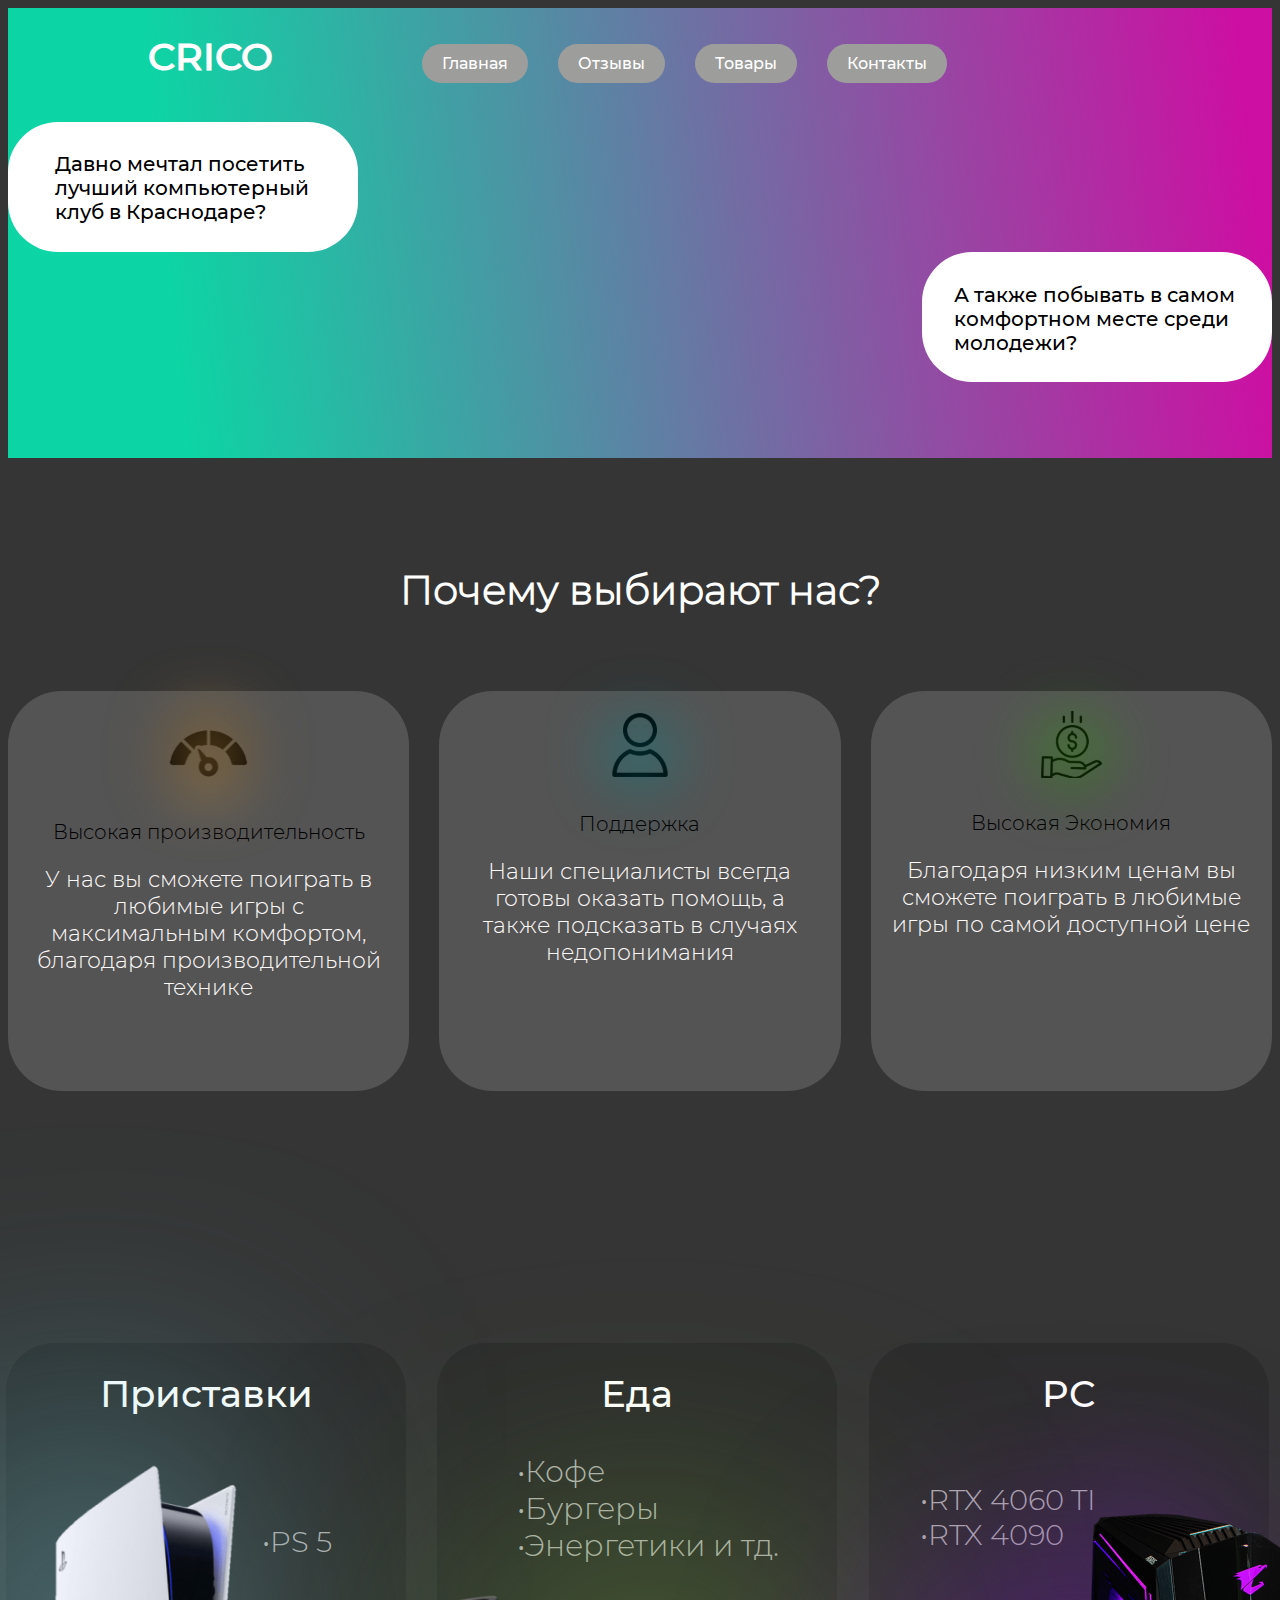
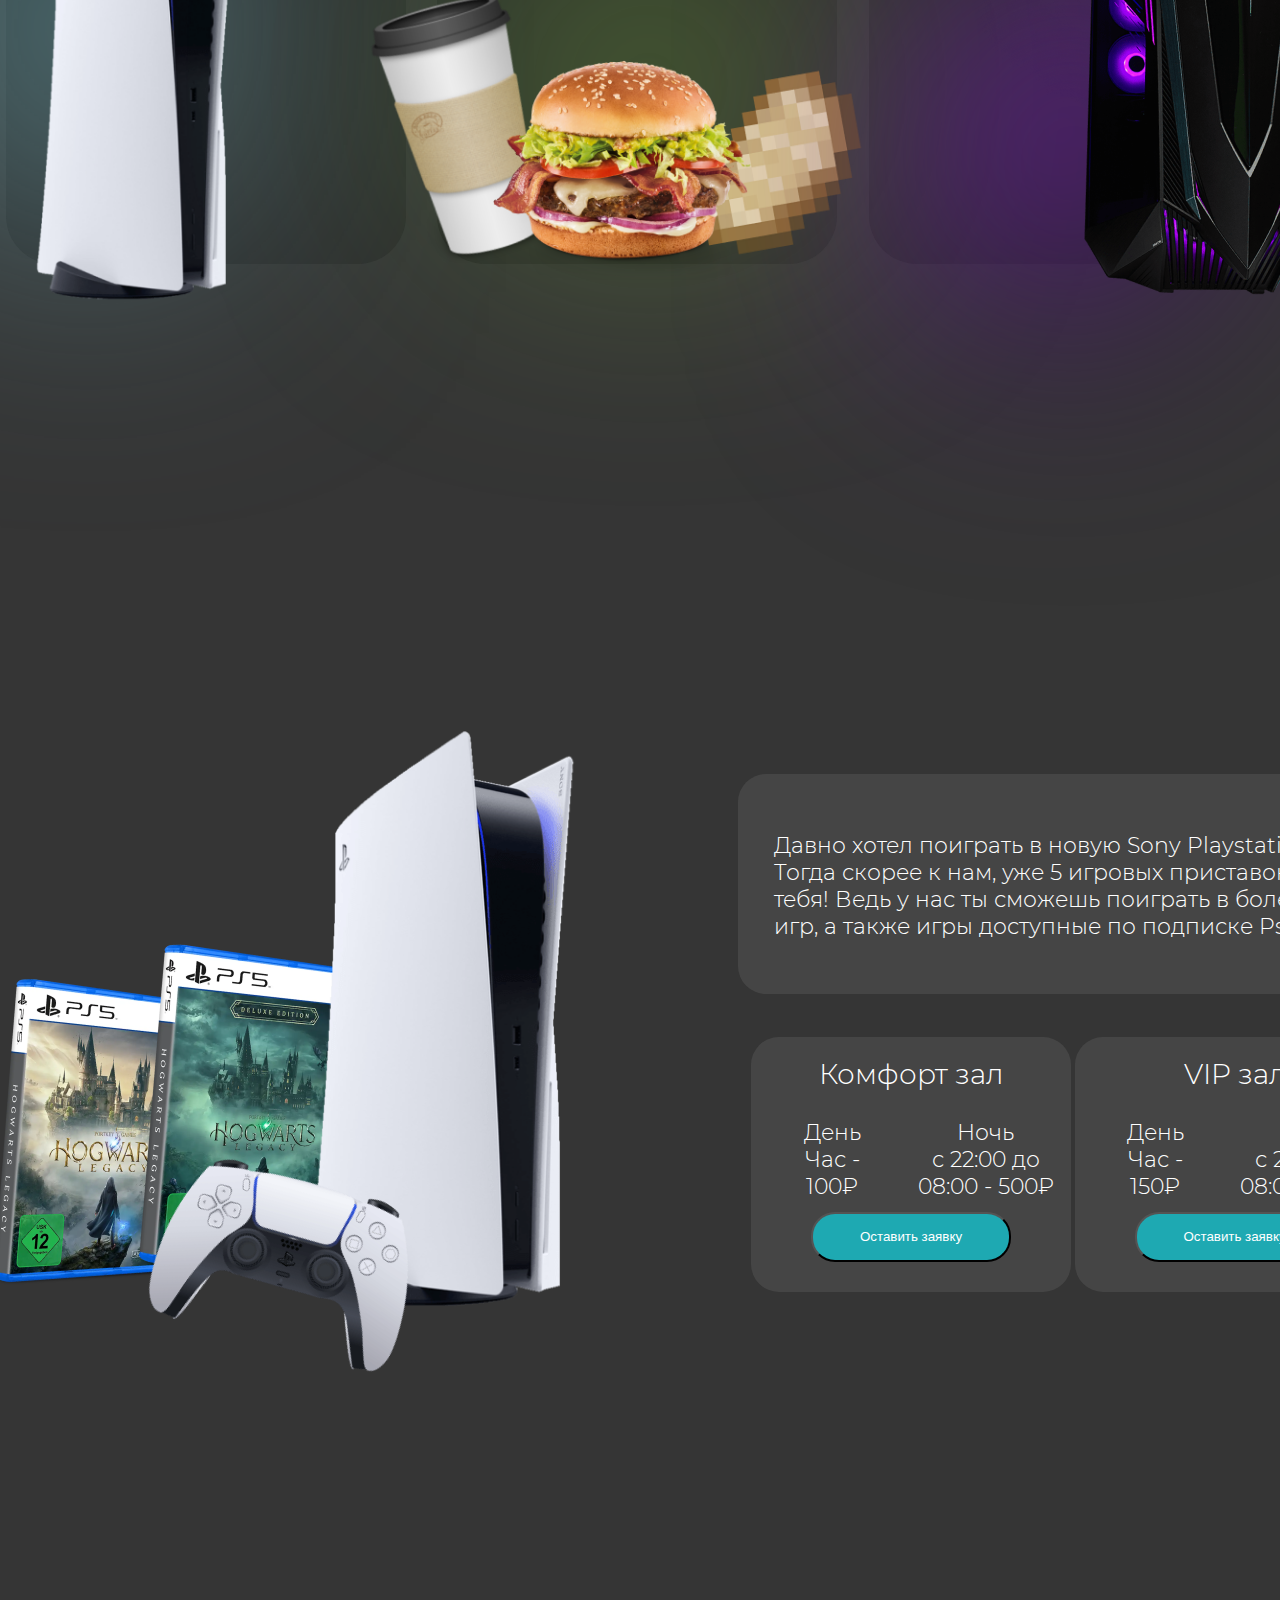
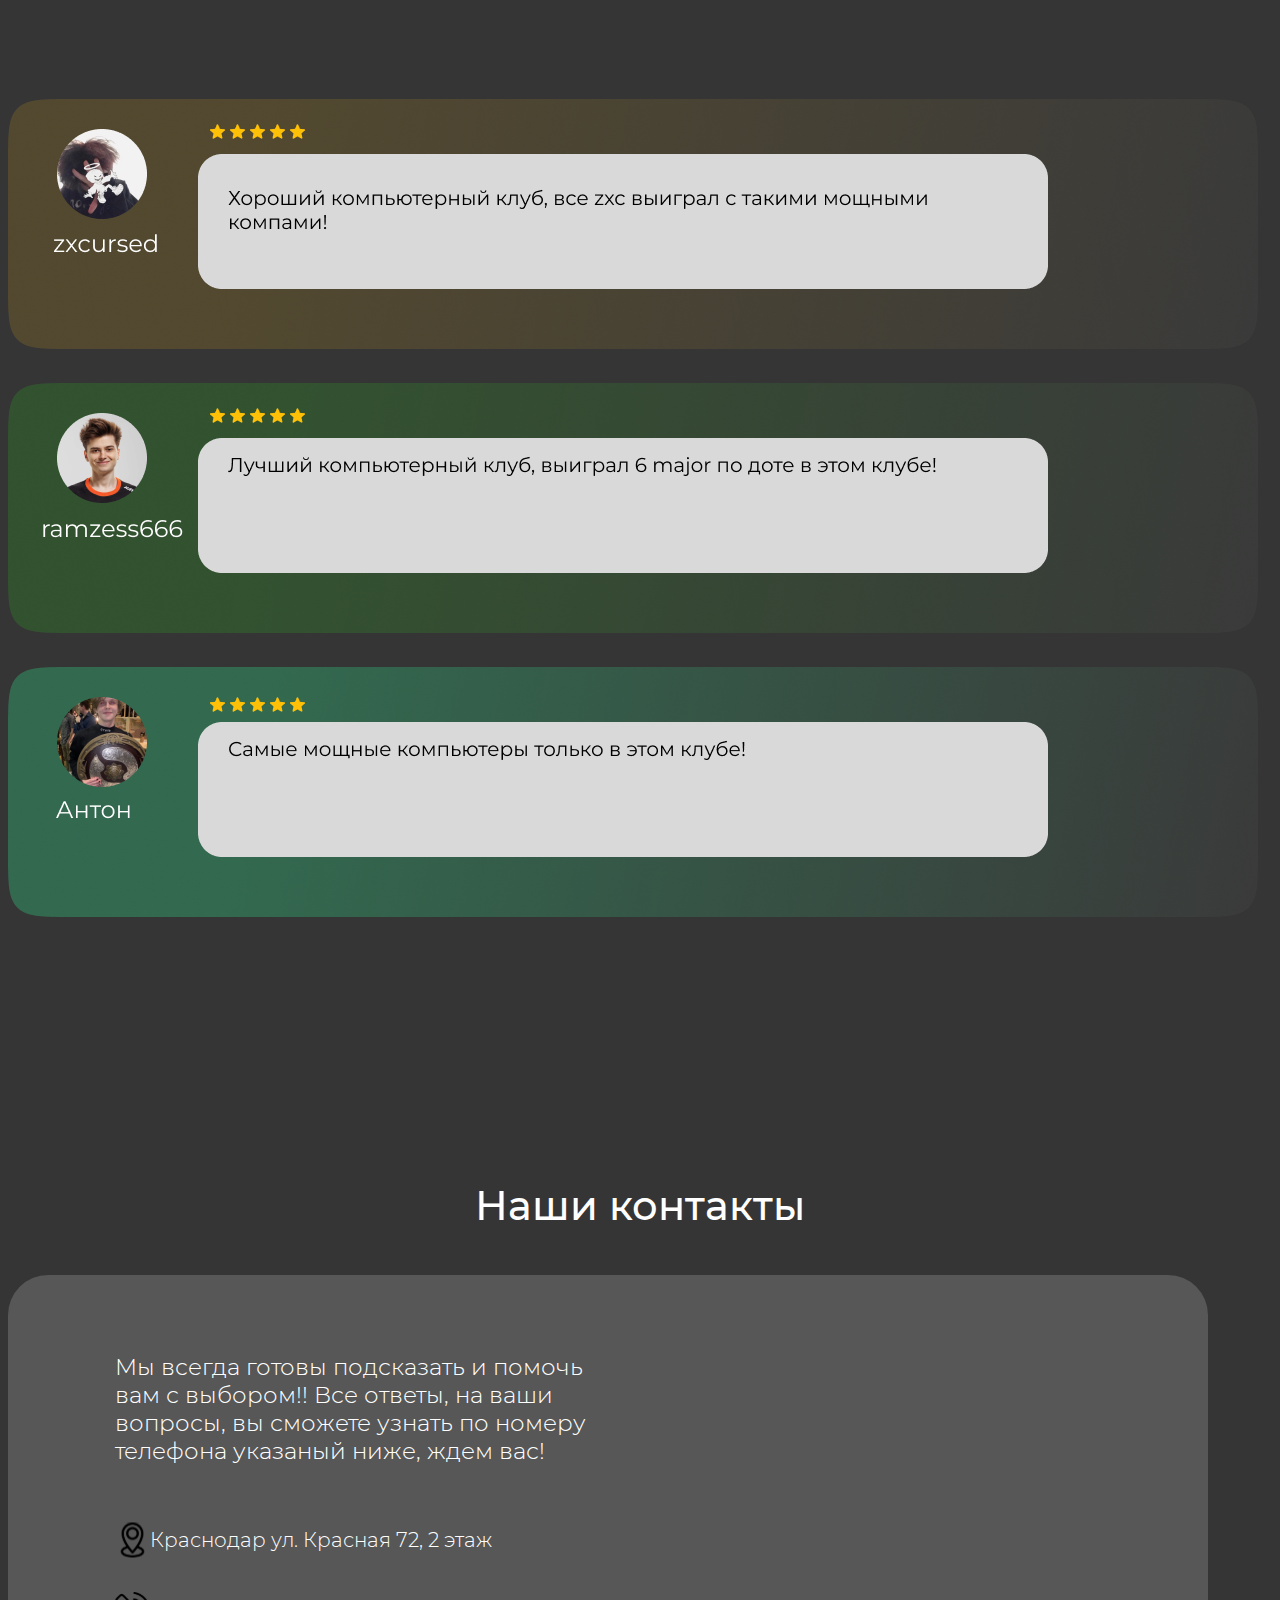
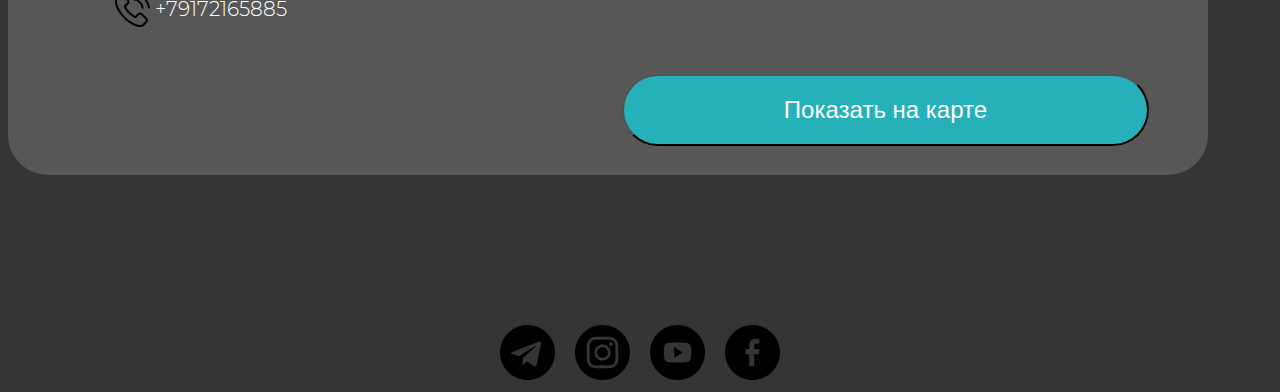
<file: index.html>
<!DOCTYPE html>
<html lang="en">

<head>
    <meta charset="UTF-8">
    <meta name="viewport" content="width=device-width, initial-scale=1.0">
    <link rel="stylesheet" href="./styles/style.css">
    <link rel="stylesheet" href="./styles/grids.css">
    <link rel="stylesheet" href="./styles/food_section_style.css">
    <link rel="stylesheet" href="./styles/promo.css">
    <link rel="stylesheet" href="./styles/fonts.css">
    <link rel="stylesheet" href="./styles/footer_style.css">
    <link rel="stylesheet" href="./styles/reviews_style.css">
    <title>Document</title>
</head>

<body>
    <section class="color">
        <header class="hed_bgk">
            <div class="container">
                <div class="row">
                    <div class="col-1 offset1">
                        <h1 class="log">
                            CRICO
                        </h1>

                    </div>
                    <div class="col-6">
                        <nav class="nav">
                            <ul class="navigation__list">
                                <li class='navigation__item'><a class='navigation__link' href="./">Главная</a></li>
                                <li class='navigation__item'><a class='navigation__link' href="#revblock">Отзывы</a>
                                </li>
                                <li class='navigation__item'><a class='navigation__link' href="#tovars">Товары</a>
                                </li>
                                <li class='navigation__item'><a class='navigation__link' href="#contacts">Контакты</a>
                                </li>
                            </ul>
                        </nav>
                    </div>
                </div>
                <div class="label">
                    <p class="lable_text">
                        Давно мечтал посетить лучший компьютерный клуб в Краснодаре?
                    </p>


                </div>
                <div class="label sec">
                    <p class="lable_text sec_text">
                        А также побывать в самом комфортном месте среди молодежи?
                    </p>


                </div>
            </div>
        </header>
    </section>
    <main>
        <section class="whyme">
            <h1 class="we">Почему выбирают нас?</h1>
            <div class="container">
                <div class="row gap">
                    <div class="col-12">
                        <div class="cards">
                            <div class="contact_card">
                                <img class="absol" src="./main_pics/Group 13.svg" alt="">

                                <img class="posit" src="./main_pics/Group 13.svg" alt="">

                                <p class="main_card_text">Высокая производительность</p>
                                <p class="main_card_text_second">У нас вы сможете поиграть в любимые игры с максимальным
                                    комфортом, благодаря производительной технике</p>
                            </div>
                            <div class="contact_card">
                                <img class="absol" src="./main_pics/14.svg" alt="">

                                <img class="posit psoit2 sec_img" src="./main_pics/14.svg" alt="">
                                <p class="main_card_text">Поддержка</p>
                                <p class="main_card_text_second">Наши специалисты всегда готовы оказать помощь, а также
                                    подсказать в случаях недопонимания</p>
                            </div>
                            <div class="contact_card">
                                <img class="absol" src="./main_pics/15.svg" alt="">

                                <img class="posit three" src="./main_pics/15.svg" alt="">
                                <p class="main_card_text">Высокая Экономия</p>
                                <p class="main_card_text_second">Благодаря низким ценам вы сможете поиграть в любимые
                                    игры
                                    по самой доступной цене</p>
                            </div>
                        </div>
                    </div>
                </div>
            </div>
        </section>
        <section class="food">
            <div class="container">
                <div class="row">
                    <div class="col-4 offset2">
                        <div id="tovars" class="food_card">
                            <p class="food_text">Приставки</p>
                            <div class="food_ps">
                                <img src="./food/ps.png" alt="" class="blur_ps">
                                <img class="ps_food" src="./food/ps.png" alt="">
                                <ol class="list_food_card">
                                    <ul class="ps5">•PS 5</ul>
                                </ol>
                            </div>

                        </div>
                    </div>

                    <div class="col-4">
                        <div class="food_card">
                            <p class="food_text">Еда</p>
                            <ol class="food_sec_text">
                                <ul>•Кофе</ul>
                                <ul>•Бургеры</ul>
                                <ul>•Энергетики и тд.</ul>
                            </ol>
                            <div class="burger_card">
                                <img src="./food/burger.png" alt="" class=" food_blur">
                                <img class=" burger_food" src="./food/burger.png" alt="">
                            </div>
                        </div>

                    </div>

                    <div class="col-4">
                        <div class="food_card">
                            <p class="food_text">PC</p>
                            <div class="food_pc">
                                <img src="./food/pc.png" alt="" class="blur_pc">
                                <img src="./food/pc.png" alt="" class="pc_food">
                                <ol class="list_food_card pc_list">
                                    <ul>•RTX 4060 TI</ul>
                                    <ul>•RTX 4090</ul>
                                </ol>
                            </div>

                        </div>
                    </div>
                </div>
            </div>
            </div>
        </section>
        <section class="promo">
            <div class="container">
                <div class="row flex">
                    <div class="col-4">
                        <img class="promo_img" src="./promo/ps.png" alt="">
                    </div>
                    <div class="col-3">
                        <div class="card_blank">
                            <p class="promo_card_text">Давно хотел поиграть в новую Sony Playstation? Тогда скорее к
                                нам, уже 5 игровых приставок ждут тебя! Ведь у нас ты сможешь поиграть в более 50 игр, а
                                также игры доступные по подписке Ps Plus.</p>

                        </div>
                    </div>

                </div>
                <div class="row">
                    <div class="col-3">
                        <div class="card_blank_small">
                            <p class="card_small_text">Комфорт зал</p>
                            <div class="ins_text">
                                <div>День <br>Час - 100₽</div>
                                <div>Ночь <br> с 22:00 до 08:00  - 500₽</div>
                            </div>
                            <div class="btm_promo_dv">
                                <button class="btm_promo"> Оставить заявку</button>
                            </div>
                        </div>


                    </div>
                    <div class="col-3">
                        <div class="card_blank_small">
                            <p class="card_small_text">VIP зал</p>
                            <div class="ins_text">
                                <div>День <br>Час - 150₽</div>
                                <div>Ночь <br> с 22:00 до 08:00  - 700₽</div>
                            </div>
                            <div class="btm_promo_dv">
                                <button class="btm_promo"> Оставить заявку</button>
                            </div>
                        </div>


                    </div>
                </div>
            </div>
        </section>
        <section class="reviews">
            <div class="container">
                <div class="row">
                    <div class="col-10">
                        <div class="reviews_card">
                            <img id="revblock" class="reviews_list" src="./reviews/reviews.png" alt="">
                            <img class="reviews_list" src="./reviews/reviews_2.png" alt="">
                            <img class="reviews_list" src="./reviews/reviews_3.png" alt="">
                        </div>

                    </div>
                </div>
            </div>

        </section>
    </main>
    <footer class="foot_sect">
        <div id="contacts" class="foot_hed">Наши контакты</div>
        <div class="container">
            <div class="row">
                <div class="col-9">
                    <div class="footer_card">
                        <div class="col-4">
                            <div class="about_foot">
                                <p class="foot_text_cont">Мы всегда готовы подсказать и помочь вам с выбором!! Все
                                    ответы, на ваши вопросы, вы сможете узнать по номеру телефона указаный ниже, ждем
                                    вас!</p>
                                <div class="icon">
                                    <img src="./footer/geo.svg" alt="">
                                    <p>Краснодар ул. Красная 72, 2 этаж </p>
                                </div>
                                <div class="icon">
                                    <img src="./footer/phon.svg" alt="">
                                    <a class="phone_icon" href="tel:+7900000000">+79172165885</a>
                                </div>
                            </div>
                        </div>
                        <div class="col-4">
                            <div class="map">
                                <div class="map_foot">
                                    <iframe src="https://yandex.ru/map-widget/v1/?um=constructor%3Aab72edecf3cc8d80ce19749fdcb7d5aa64fdb99c77184af886ce61d54b01f238&amp;source=constructor" width="527" height="311" frameborder="0"></iframe>
                                </div>
                            </div>
                            <a href="https://yandex.ru/maps/35/krasnodar/house/krasnaya_ulitsa_72/Z0EYfwBiSUEEQFpvfXxzeX1nYQ==/?ll=38.972043%2C45.028145&utm_source=share&z=17.14" target="_blank">
                                <button class="map_btm">Показать на карте</button>
                            </a>
                        </div>


                    </div>
                </div>
            </div>
            <div class="foter_icons">
                <div class="tg">
                    <a target="_blank" href="">
                        <img src="./footer/tg.svg" alt="">
                    </a>
                </div>
                <div class="ig">
                    <a href="http://" target="_blank">
                        <img src="./footer/ig.svg" alt="">
                    </a>
                </div>
                <div class="yt">
                    <a href="http://" target="_blank">
                        <img src="./footer/yt.svg" alt="">
                    </a>
                </div>
                <div class="fb">
                    <a href="http://" target="_blank">
                        <img src="./footer/fb.svg" alt="">
                    </a>
                </div>

            </div>
        </div>


    </footer>

    <script>

    </script>

</body>

</html>
</file>
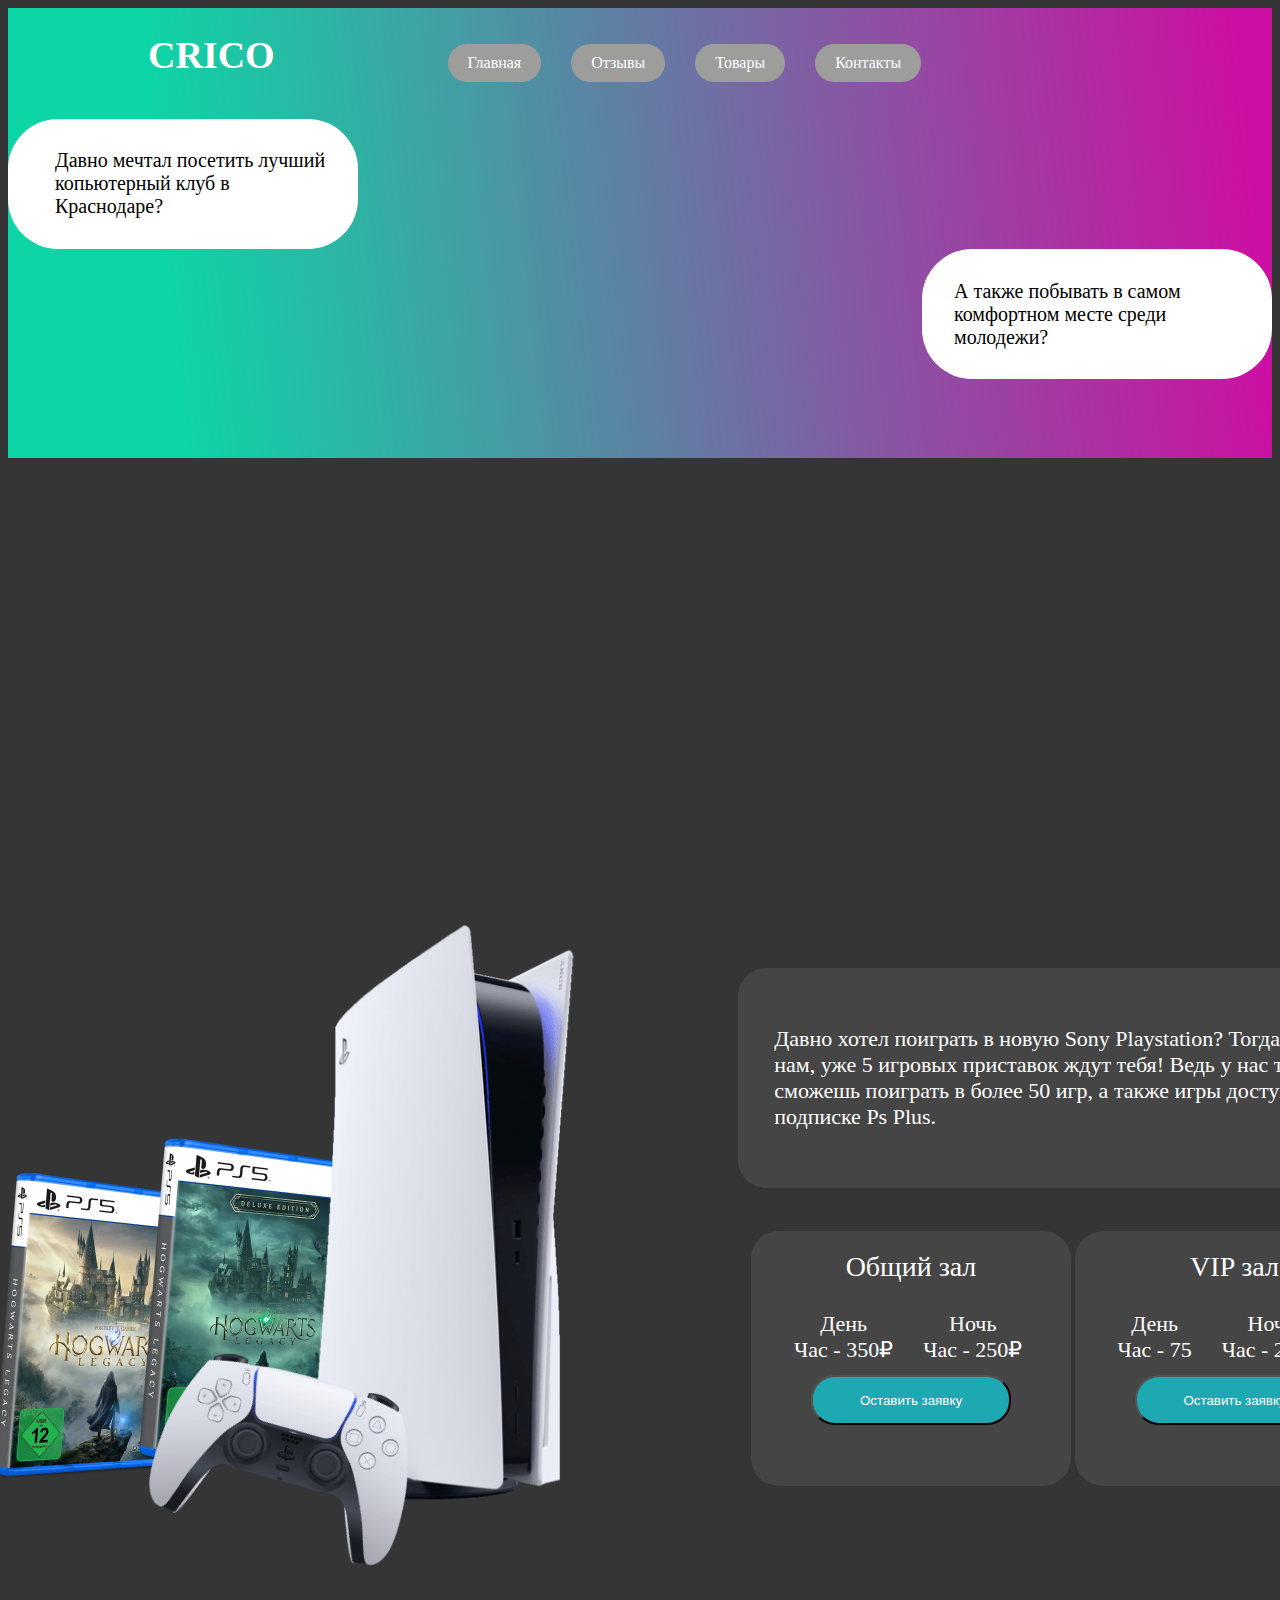
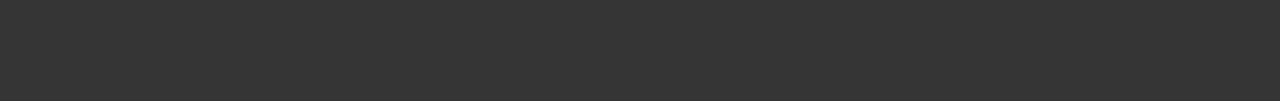
<file: tovars.html>
<!DOCTYPE html>
<html lang="en">

<head>
    <meta charset="UTF-8">
    <meta name="viewport" content="width=device-width, initial-scale=1.0">
    <link rel="stylesheet" href="./styles/grids.css">
    <link rel="stylesheet" href="./styles/style.css">
    <link rel="stylesheet" href="./styles/promo.css">
    <title>Document</title>
</head>

<body>
    <section class="color">
        <header class="hed_bgk">
            <div class="container">
                <div class="row">
                    <div class="col-1 offset1">
                        <h1 class="log">
                            CRICO
                        </h1>

                    </div>
                    <div class="col-6">
                        <nav class="nav">
                            <ul class="navigation__list">
                                <li class='navigation__item'><a class='navigation__link' href="./">Главная</a></li>
                                <li class='navigation__item'><a class='navigation__link' href="#menu">Отзывы</a></li>
                                <li class='navigation__item'><a class='navigation__link' href="./afisha.html">Товары</a>
                                </li>
                                <li class='navigation__item'><a class='navigation__link'
                                        href="/community.html">Контакты</a></li>
                            </ul>
                        </nav>
                    </div>
                </div>
                <div class="label">
                    <p class="lable_text">
                        Давно мечтал посетить лучший копьютерный клуб в Краснодаре?
                    </p>


                </div>
                <div class="label sec">
                    <p class="lable_text sec_text">
                        А также побывать в самом комфортном месте среди молодежи?
                    </p>


                </div>
            </div>
        </header>
    </section>

    <main>
        <section class="promo">
            <div class="container">
                <div class="row flex">
                    <div class="col-4">
                        <img class="promo_img" src="./promo/ps.png" alt="">
                    </div>
                    <div class="col-3">
                        <div class="card_blank">
                            <p class="promo_card_text">Давно хотел поиграть в новую Sony Playstation? Тогда скорее к
                                нам, уже 5 игровых приставок ждут тебя! Ведь у нас ты сможешь поиграть в более 50 игр, а
                                также игры доступные по подписке Ps Plus.</p>

                        </div>
                    </div>

                </div>
                <div class="row">
                    <div class="col-3">
                        <div class="card_blank_small">
                            <p class="card_small_text">Общий зал</p>
                            <div class="ins_text">
                                <div>День <br>Час - 350₽</div>
                                <div>Ночь <br> Час - 250₽</div>
                            </div>
                            <div class="btm_promo_dv">
                                <button class="btm_promo"> Оставить заявку</button>
                            </div>
                        </div>


                    </div>
                    <div class="col-3">
                        <div class="card_blank_small">
                            <p class="card_small_text">VIP зал</p>
                            <div class="ins_text">
                                <div>День <br>Час - 75</div>
                                <div>Ночь <br> Час - 250₽</div>
                            </div>
                            <div class="btm_promo_dv">
                                <button class="btm_promo"> Оставить заявку</button>
                            </div>
                        </div>


                    </div>
                </div>
            </div>
        </section>
    </main>

</body>

</html>
</file>
<file: styles/style.css>
* {
    box-sizing: border-box;
}

html {
    scroll-behavior: smooth;
  }

body {
    background-color: #353535;

}

.hed_bgk {
    /* width: 1500px; */
    height: 450px;
    /* background: linear-gradient(84deg, rgba(5, 245, 187, 0.83) 13.72%, rgba(245, 5, 192, 0.79) 97.25%); */

}

.color {
    background: linear-gradient(84deg, rgba(5, 245, 187, 0.83) 13.72%, rgba(245, 5, 192, 0.79) 97.25%);

}

.log {
    color: white;
    margin-left: 140px;
    font-size: 38px;
}



.we {
    padding-top: 80px;
    color: white;
    font-size: 40px;
    text-align: center;
    padding-bottom: 50px;
}

.navigation__list {
    display: flex;
    list-style: none;
    gap: 30px;
    justify-content: center;




}


.navigation__item:hover {
    background-color: #07CA9B;
    transition: 0.3s;
}

.navigation__item {
    background-color: #9D9D9C;
    padding: 10px 20px;
    border-radius: 56px;
    transition: 0.3s;

}


.nav {
    margin-left: 480px;
    padding-top: 20px;
}


.navigation__link {
    color: white;
    text-decoration: none;
    border-bottom: 2px solid transparent;
    transition: .3s;
    padding: 5px 0;

}

.label {
    width: 350px;
    height: 130px;
    background-color: white;
    border-radius: 50px;
}

.lable_text {
    padding: 30px;
    align-items: center;
    font-size: 20px;
    text-align: start;
    margin-left: 17px;
    margin-top: 16px;
}

.sec_text {
    padding: 15px;
}

.sec {
    float: right;
}

.contact_card {
    padding: 20PX;
    margin-left: 20P;
    width: 500px;
    height: 400px;
    text-align: center;

    border-radius: 54px;
    background-color: #545454;
}

.absol {
    position: absolute;
}

.posit {
flex-shrink: 0;
    border-radius: 199px;
    background: rgba(255, 187, 84, 0.597);
    filter: blur(31px);
    /* max-width: 200px; */
}

.psoit2{
background: rgba(5, 237, 252, 0.45);;
}
.sec_img {
    margin-top: 9px;
}

.three {
    background: rgba(67, 245, 5, 0.45);
    margin-top: 9px;
}

.main_card_text {
    color: #000000;
    font-size: 20px;
}

.main_card_text_second {
    color: #FFFAFA;
    font-size: 22px;
}

.cards {
    display: flex;
    gap: 30px;
    padding-bottom: 180px
}

.food {
    padding-top: 35px;
}
</file>
<file: styles/grids.css>
.container{
    max-width: 1290px;
    width: 100%;
    margin: 0 auto;
}

.row{
    display: flex;
    margin: 0 -15px;
}

.col-1{
    flex: 0 0 8.333%;
    max-width: 8.333%;
    padding: 0 15px;
}
.col-2{
    flex: 0 0 16.666%;
    max-width: 16.666%;
    padding: 0 15px;
}
.col-3{
    flex: 0 0 25%;
    max-width: 25%;
    padding: 0 15px;
}
.col-4{
    flex: 0 0 33.333%;
    max-width: 33.333%;
    padding: 0 15px;

}
.col-5{
    flex: 0 0 41.666%;
    max-width: 41.666%;
    padding: 0 15px;
}
.col-6{
    flex: 0 0 50%;
    max-width: 50%;
    padding: 0 15px;
}
.col-7{
    flex: 0 0 58.333%;
    max-width: 58.333%;
    padding: 0 15px;
}
.col-8{
    flex: 0 0 66.666%;
    max-width: 66.666%;
    padding: 0 15px;
}
.col-9{
    flex: 0 0 75%;
    max-width: 75%;
    padding: 0 15px;
}
.col-10{
    flex: 0 0 83.333%;
    max-width: 83.333%;
    padding: 0 15px;
}
.col-11{
    flex: 0 0 91.666%;
    max-width: 91.666%;
    padding: 0 15px;
}
.col-12{
    flex: 0 0 100%;
    max-width: 100%;
    padding: 0 15px;
}
</file>
<file: styles/food_section_style.css>
.food_card {
    width: 400px;
    height: 521px;
    border-radius: 48px;
    background-color: #2D2D2D;
    
}

.offset2 {
    margin-left: -2px;
}
.pad{
    gap: 90px;
    margin-right: 70px;
}
.food_text {
    color: white;
    text-align: center;

    font-size: 37px;
    padding-top: 28px;
}

.ps5 {
    padding-top: 42px;
}

.list_food_card {
    font-size: 29px;
    color: white;
    text-align: start;
    margin-left: 7px;
    color: #B3B1B1;
}

.food_sec_text {
    font-size: 30px;
    color: white;
    text-align: start;
    color: #B3B1B1;  
}

.food_ps {
    display: flex;
}
.ps_food {
position: absolute;
    
    width: 235px;
   /* padding-right:  */
}

.blur_ps {
background: #05EDFC;
position: relative;
filter: blur(150px);
width: 169px;
margin-top: 10px;

}

.burger_food {
    margin-left: -509px;
    /* padding-right: 163px; */
    align-items: center;
    position: absolute;
    margin-top: 48px;
    width: 608px;
    /* margin-right: 90px; */
    margin-top: -48px;
}

.food_blur {
    border-radius: 420px;
background: rgba(67, 245, 5, 0.70);
filter: blur(125px);

position: relative;
filter: blur(150px);
width: 290px;
margin-left: 66px;    
}

.burger_card {
    margin-right: -300px;
}

.pc_food {
    margin-top: -97px;
    margin-left: 80px;
    /* margin-right: 50px; */
    position: absolute;
}

.food_pc {
    
    display: flex;
}

.pc_list {
    margin-left: -29px;

}

.blur_pc {
    position: absolute;
    border-radius: 439px;
    background: #931EE2;
    filter: blur(125px);
    width: 255px;
    margin-top: 146px;
    margin-left: 77px;
    
    }
</file>
<file: styles/promo.css>
.card_blank {
    width: 662px;
    height: 220px;
    margin-left: -51px;
    margin-top: 60px;
    padding: 36px;
    border-radius: 28px;
    background: rgba(217, 217, 217, 0.10);
}

.promo {
    padding-top: 450px;
}

.promo_img {
    margin-left: -82px;
}



.flex {
    gap: 350px;
}

.promo_card_text {
    font-size: 22px;
    color: #ffffff;
    text-align: start;
}

.card_blank_small {
    width: 320px;
    height: 255px;
    margin-left: 743px;
    margin-top: -490px;
    border-radius: 28px;
    background: rgba(217, 217, 217, 0.10);


}

.card_small_text {
    font-size: 28px;
    text-align: center;
    padding-top: 20px;
    color: white;
}

.ins_text {
    display: flex;
    text-align: center;
    color: white;
    font-size: 22px;
    padding-left: 43px;
    gap: 30px;
}

.btm_promo_dv {
    text-align: center;
    padding-top: 12px;
}

.btm_promo:hover{
    background: rgba(249, 153, 10, 0.60);
    transition: 0.3s;
}

.btm_promo {
    transition: 0.3s;
    
    width: 200px;
    height: 50px;
    border-radius: 24px;
    color: white;
    background: rgba(5, 237, 252, 0.60);
}
</file>
<file: styles/fonts.css>
@font-face {
    font-family: 'Monterstart_medium';
    src: url(../fonts/Montserrat-Medium.ttf);
}

@font-face {
    font-family: 'Montserrat_Light';
    src: url(../fonts/Montserrat-Light.ttf);
}

.navigation__item {
    font-family: "Monterstart_medium" ;
}

.lable_text {
    font-family: "Monterstart_medium" ;
}


.log {
    font-family: "Monterstart_medium" ;

}

.we {
    font-family: "Montserrat_Light" ;

}

.contact_card {
    font-family: "Montserrat_Light" ;

}

.food_text {
    font-family: "Monterstart_medium" ;

}

.list_food_card {
    font-family: "Montserrat_Light" ;

}

.food_sec_text {
    font-family: "Montserrat_Light" ;

}

.promo {
    font-family: "Montserrat_Light" ;

}

.foot_hed {
    font-family: 'Monterstart_medium' ;
}


.footer_card {
    font-family: "Montserrat_Light" ;

}
</file>
<file: styles/footer_style.css>
.foot_hed {
    font-size: 40px;
    color: #ffffff;
    padding-bottom: 45px;
    text-align: center;

}

.foot_sect {
    padding-top: 230px;
}

.footer_card {
    display: flex;
    width: 1200px;
    height: 500px;
    border-radius: 40px;
    background: #575757;

}

.foot_text_cont {
    width: 471px;

    
    font-size: 23px;
    color: white;
}

.about_foot {
    padding: 55px;
    margin-left: 37px;

}

.icon {
    display: flex;
    width: 471px;

    padding-top: 20px;
    font-size: 20px;
    color: white;
}

.phone_icon {
    text-decoration: none;
    color: white;
    padding-left: 5px;
    margin-top: 5px;
}

.map {
    margin-top: 60px;
    margin-left: 200px;
}

.map_foot {

    width: 527px;
    height: 311px;
    border-radius: 23px;
    border: 1px solid #575757;
    overflow: hidden;
    border-radius: 10px;
}

.map_btm:hover {
    background: rgba(249, 153, 10, 0.60);

    /* color: black; */
    transition: 0.3s;
}

.map_btm {
    text-align: center;
    margin-top: 28px;
    margin-left: 199px;
    transition: 0.3s;

    width: 527px;
    font-size: 24px;
    height: 72px;
    border-radius: 56px;
    color: white;
    background: rgba(5, 237, 252, 0.60);

}

.foter_icons {
    justify-content: center;
    display: flex;
    padding-top: 150px;
    gap: 20px;
}
</file>
<file: styles/reviews_style.css>
.reviews_list{
    padding-bottom: 30px;
}

.reviews_card {
    padding-top: 200px;
}
</file>
